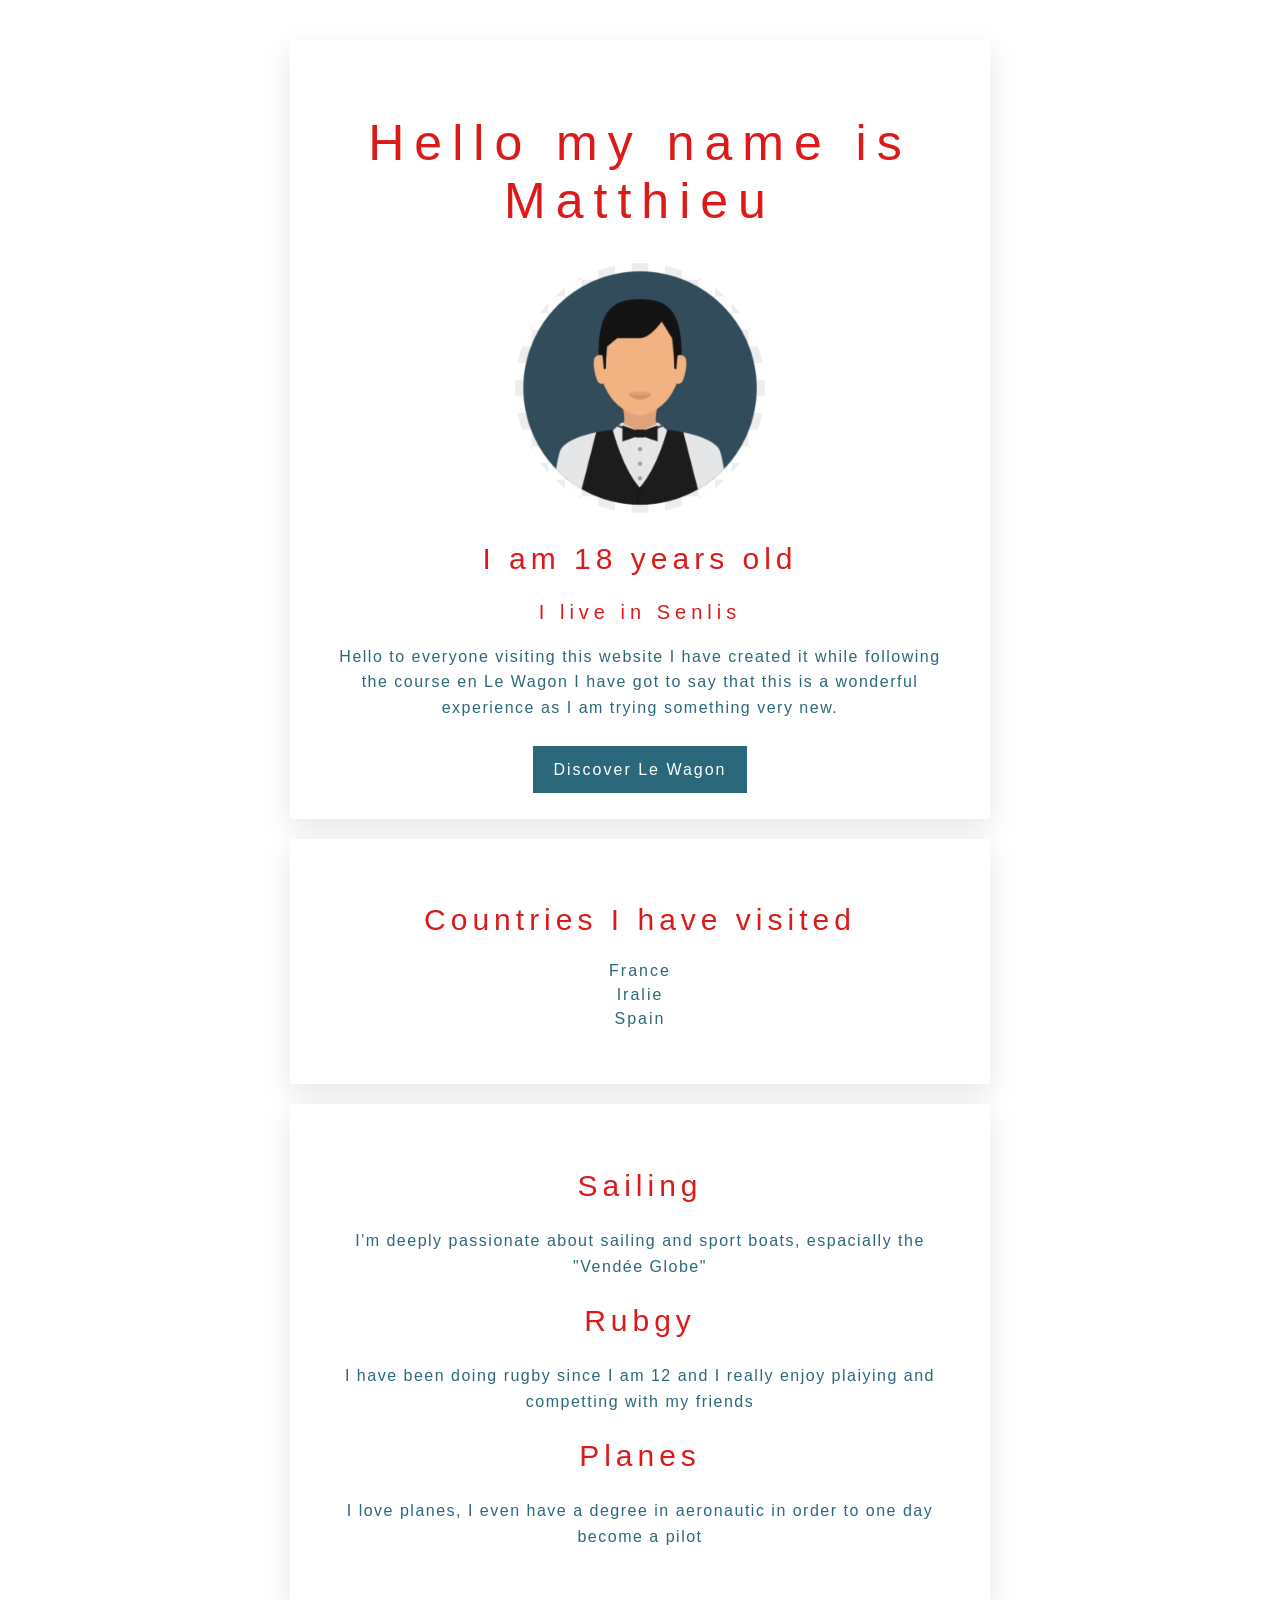
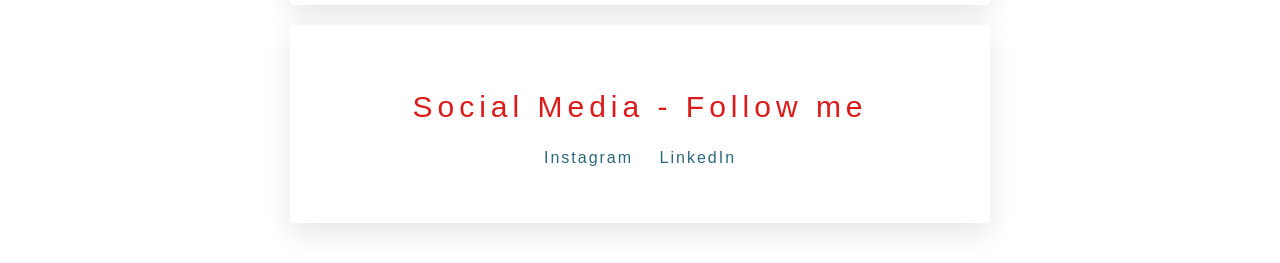
<file: Project/index.html>
<!DOCTYPE html>
  <head>
    <title> Matthieu Jager </title>
    <meta name="description" content="This the profil of Matthieu">
    <meta charset="UTF-8">
    <link rel="stylesheet" href="style.css">
  </head>
  <body>
  <div class="container">
    <div class="card-white" id="introduction">
        <h1> Hello my name is Matthieu</h1>
        <img src="Image.png" class="img-circle" width= 250px alt="Myself">
        <h2> I am 18 years old</h2>
        <h3> I live in Senlis</h3>
        <p> Hello to everyone visiting this website  I have created it while following the course en Le Wagon  I have got to say that this is a wonderful experience as I am trying something very new. 
        </p>
        <a href "#" class="btn-blue"> Discover Le Wagon</a>
      </div>
      <div class="card-white">
        <h2> Countries I have visited </h2>
        <ul>
          <li> France </li>
          <li> Iralie </li>
          <li> Spain </li>
        </ul>
      </div>
      <div class="card-white">
        <h2> Sailing </h2>
        <p> I'm deeply passionate about sailing and sport boats, espacially the "Vendée Globe" </p>

        <h2> Rubgy </h2>
        <p> I have been doing rugby since I am 12 and I really enjoy plaiying and competting with my friends </p>

        <h2> Planes </h2>
        <p> I love planes, I even have a degree in aeronautic in order to one day become a pilot</p>
      </div>
      <div class="card-white">
          <h2> Social Media - Follow me </h2>
          <ul class=" list-inline "> 
          <li> <a href "https://www.instagram.com/matthieu.jager/" > Instagram </a> </li>
          <li> <a href "https://www.linkedin.com/in/jager-matthieu-613057281/" > LinkedIn </a> </li>
          </ul>
      </div> 
    </div>  
  </body> 

</html>
</file>
<file: Project/style.css>
body{
	background-color: white;
	color: black;
	font-family: Candara;
}
 h1{
 	color: #DB1A1A;
 	font-weight: 400;
 	letter-spacing: 10px;
 	font-size: 50px;
 	font-family: Helvetica

 }
  h2{
 	color: #DB1A1A;
 	font-weight: 400;
 	letter-spacing: 5px;
 	font-size: 30px;
 	font-family: Helvetica
 }
  h3{
 	color: #DB1A1A;
 	font-weight: 200;
 	letter-spacing: 5px;
 	font-size: 20px;
 	font-family: Helvetica
 }
p {
    font-family: Helvetica;
    font-size: 16px;
    font-weight: 300;
    letter-spacing: 1.5px;
    color: #2C687B;
    line-height: 1.6;
 }
a {
    color: #2C687B;
    font-family: Helvetica;
    letter-spacing: 2px;
    text-decoration: none;
}

a:hover {
    color: #8CC7C4;
}

ul {
    list-style: none;
    padding: 0;
}

ul li {
    font-family: Helvetica;
    font-size: 16px;
    font-weight: 300;
    letter-spacing: 2px;
    color: #2C687B;
    margin: 6px 0;
 }
 /*Custom design with class*/

.container { 
	width: 700px;
	margin: 40px auto;
}
.card-white {
    background-color: white;
    padding: 40px;
    box-shadow: 0px 10px 30px rgba(0,0,0,0.1);
    border-radius: 4px;
    margin: 20px 0px;
    text-align: center ;
 }
.img-circle { 
	border-radius: 50%;
}
.btn-blue {
	background-color: #2C687B;
	color: white;
	padding: 15px 20px;
}
.btn-blue: hover {
	background-color: black;
	color: white;
}
.list-inline {
    list-style: none;
    padding-left: 0px;
}

.list-inline li {
    display: inline;
    padding: 10px;
}

#introduction p {
	margin-bottom: 40px;
}
</file>
